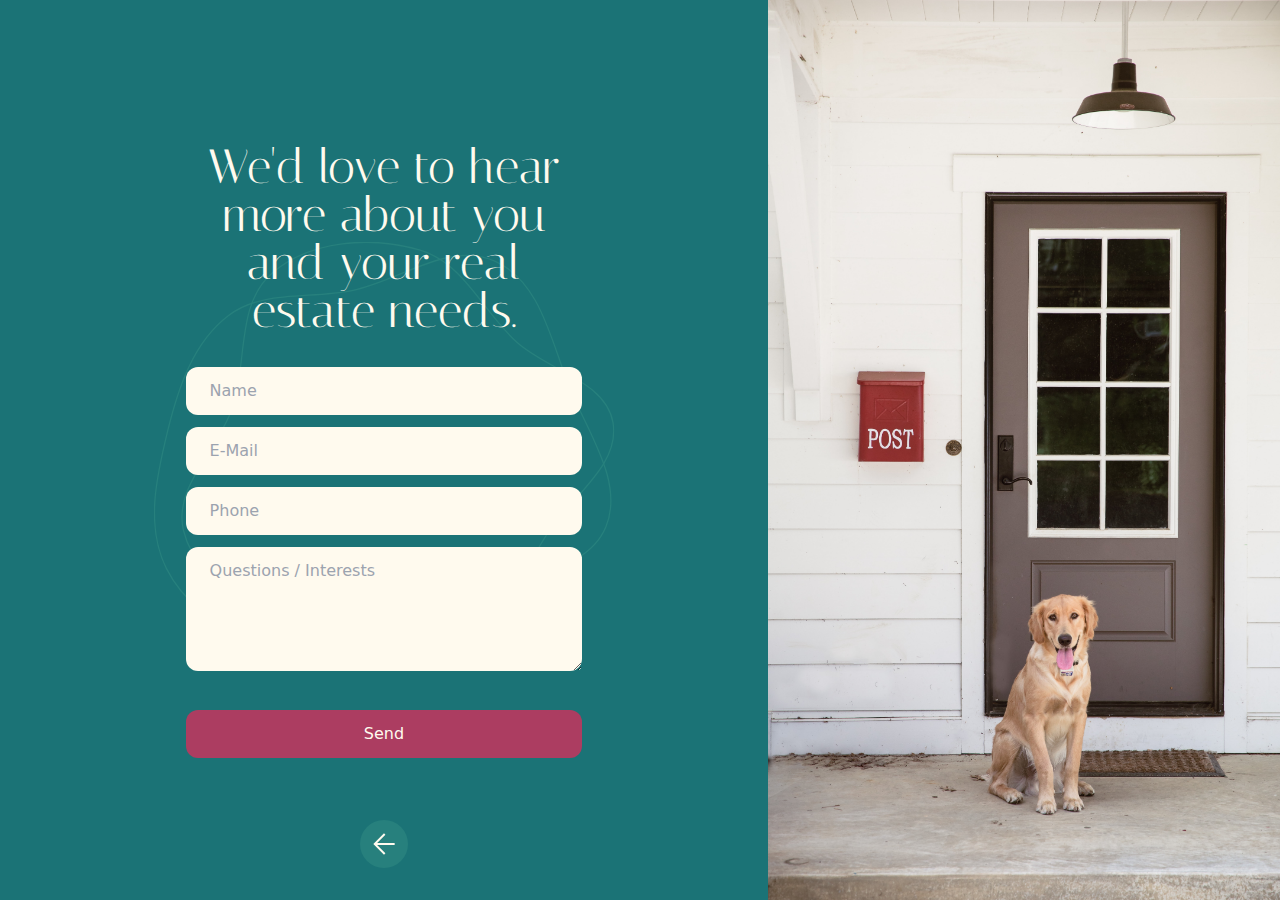
<file: contact.html>
<!DOCTYPE html>
<html lang="en">
<head>
    <meta charset="UTF-8">
    <meta http-equiv="X-UA-Compatible" content="IE=edge">
    <meta name="viewport" content="width=device-width, initial-scale=1.0">
    <link rel="stylesheet" href="css/style.css">
    <link rel="preconnect" href="https://fonts.googleapis.com">
    <link rel="preconnect" href="https://fonts.gstatic.com" crossorigin>
    <link href="https://fonts.googleapis.com/css2?family=Bodoni+Moda:ital,opsz,wght@1,6..96,500&family=Italiana&family=Poppins&display=swap" rel="stylesheet">
    <title>Contact</title>
</head>
<body class="bg-third">

  <div class="flex flex-col-reverse md:flex-row w-full h-auto md:h-screen overflow-hidden">
    <!-- Form -->
    <div class="relative w-full md:w-3/5 h-auto flex flex-col justify-center">
      <!-- Fields -->
      <div class="relative w-full lg:w-3/5 mx-auto gap-8">
        <div class="p-8">
        <form action="thank-you.html">
          <h1 class="text-center font-italiana text-5xl text-primary mb-8">We'd love to hear more about you and your real estate needs.</h1>
          <div class="mb-3">
            <input type="text" id="name" class="w-full bg-primary text-third rounded-xl px-6 py-3" name="name" placeholder="Name" required>
          </div>
          <div class="mb-3">
            <input type="text" id="email" class="w-full bg-primary text-third rounded-xl px-6 py-3" name="email" placeholder="E-Mail" required>
          </div>
          <div class="mb-3">
            <input type="text" id="phone" class="w-full bg-primary text-third rounded-xl px-6 py-3" name="phone" placeholder="Phone"required>
          </div>
          <div class="mb-8">  
            <textarea type="textarea" class="w-full bg-primary text-third rounded-xl px-6 pt-3 pb-16" name="message"  placeholder="Questions / Interests"></textarea>
          </div>
          <button class="w-full bg-secondary hover:bg-[#DB507D] text-primary px-6 py-3 rounded-xl transition-all mb-24 md:mb-16 lg:mb-0">Send</button>
        </form>
        </div>
        <!-- Background Lines -->
        <img src="/images/bg-vector-2.svg" class="absolute -z-20 w-full top-1/2 left-1/2 transform -translate-x-1/2 -translate-y-1/2 p-2 lg:p-0" alt="">
      </div>
      <!-- Back Button -->
      <div class="absolute bg-[#27807D] rounded-full p-2 bottom-8 left-1/2 transform -translate-x-1/2 w-[48px] h-[48px] hover:bg-[#24989C] transition-all">
        <a href="index.html">
          <img src="/images/arrow-back.svg" class="w-full h-full" alt="">
        </a>
      </div>
    </div>

    <!-- Image -->
    <div class="w-full md:w-2/5 h-[400px] md:h-full bg-secondary">
      <img src="images/door.jpg" class="w-full h-full object-cover object-bottom" alt="">
    </div>

  </div>

</body>
</html>
</file>
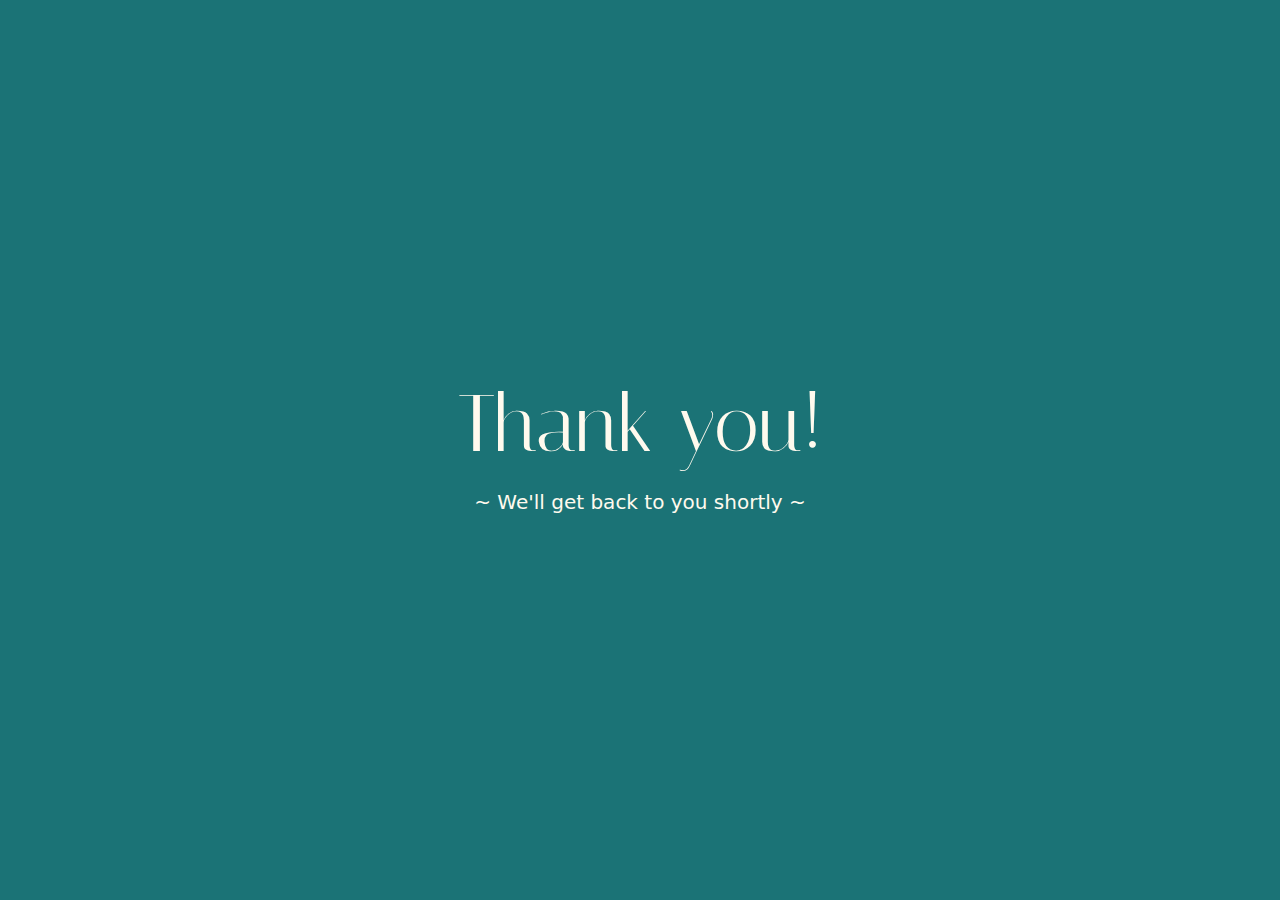
<file: thank-you.html>
<!DOCTYPE html>
<html lang="en">
<head>
    <meta charset="UTF-8">
    <meta http-equiv="X-UA-Compatible" content="IE=edge">
    <meta name="viewport" content="width=device-width, initial-scale=1.0">
    <link rel="stylesheet" href="css/style.css">
    <link rel="preconnect" href="https://fonts.googleapis.com">
    <link rel="preconnect" href="https://fonts.gstatic.com" crossorigin>
    <link href="https://fonts.googleapis.com/css2?family=Bodoni+Moda:ital,opsz,wght@1,6..96,500&family=Italiana&family=Poppins&display=swap" rel="stylesheet">
    <title>thank-you</title>
    <meta http-equiv = "refresh" content = "5; url = index.html"/>
</head>
<body class="bg-third">

  <div class="w-screen h-screen flex flex-col items-center justify-center text-center gap-6 p-8 pb-32 lg:pb-8">
    <h1 class="text-primary text-[80px] leading-none font-italiana">Thank you!</h1>
    <p class="text-xl text-primary font-sans font-light">~ We'll get back to you shortly ~</p>
  </div>
  
</body>
</html>
</file>
<file: css/style.css>
/*
! tailwindcss v3.2.4 | MIT License | https://tailwindcss.com
*/

/*
1. Prevent padding and border from affecting element width. (https://github.com/mozdevs/cssremedy/issues/4)
2. Allow adding a border to an element by just adding a border-width. (https://github.com/tailwindcss/tailwindcss/pull/116)
*/

*,
::before,
::after {
  box-sizing: border-box;
  /* 1 */
  border-width: 0;
  /* 2 */
  border-style: solid;
  /* 2 */
  border-color: #e5e7eb;
  /* 2 */
}

::before,
::after {
  --tw-content: '';
}

/*
1. Use a consistent sensible line-height in all browsers.
2. Prevent adjustments of font size after orientation changes in iOS.
3. Use a more readable tab size.
4. Use the user's configured `sans` font-family by default.
5. Use the user's configured `sans` font-feature-settings by default.
*/

html {
  line-height: 1.5;
  /* 1 */
  -webkit-text-size-adjust: 100%;
  /* 2 */
  -moz-tab-size: 4;
  /* 3 */
  -o-tab-size: 4;
     tab-size: 4;
  /* 3 */
  font-family: ui-sans-serif, system-ui, -apple-system, BlinkMacSystemFont, "Segoe UI", Roboto, "Helvetica Neue", Arial, "Noto Sans", sans-serif, "Apple Color Emoji", "Segoe UI Emoji", "Segoe UI Symbol", "Noto Color Emoji";
  /* 4 */
  font-feature-settings: normal;
  /* 5 */
}

/*
1. Remove the margin in all browsers.
2. Inherit line-height from `html` so users can set them as a class directly on the `html` element.
*/

body {
  margin: 0;
  /* 1 */
  line-height: inherit;
  /* 2 */
}

/*
1. Add the correct height in Firefox.
2. Correct the inheritance of border color in Firefox. (https://bugzilla.mozilla.org/show_bug.cgi?id=190655)
3. Ensure horizontal rules are visible by default.
*/

hr {
  height: 0;
  /* 1 */
  color: inherit;
  /* 2 */
  border-top-width: 1px;
  /* 3 */
}

/*
Add the correct text decoration in Chrome, Edge, and Safari.
*/

abbr:where([title]) {
  -webkit-text-decoration: underline dotted;
          text-decoration: underline dotted;
}

/*
Remove the default font size and weight for headings.
*/

h1,
h2,
h3,
h4,
h5,
h6 {
  font-size: inherit;
  font-weight: inherit;
}

/*
Reset links to optimize for opt-in styling instead of opt-out.
*/

a {
  color: inherit;
  text-decoration: inherit;
}

/*
Add the correct font weight in Edge and Safari.
*/

b,
strong {
  font-weight: bolder;
}

/*
1. Use the user's configured `mono` font family by default.
2. Correct the odd `em` font sizing in all browsers.
*/

code,
kbd,
samp,
pre {
  font-family: ui-monospace, SFMono-Regular, Menlo, Monaco, Consolas, "Liberation Mono", "Courier New", monospace;
  /* 1 */
  font-size: 1em;
  /* 2 */
}

/*
Add the correct font size in all browsers.
*/

small {
  font-size: 80%;
}

/*
Prevent `sub` and `sup` elements from affecting the line height in all browsers.
*/

sub,
sup {
  font-size: 75%;
  line-height: 0;
  position: relative;
  vertical-align: baseline;
}

sub {
  bottom: -0.25em;
}

sup {
  top: -0.5em;
}

/*
1. Remove text indentation from table contents in Chrome and Safari. (https://bugs.chromium.org/p/chromium/issues/detail?id=999088, https://bugs.webkit.org/show_bug.cgi?id=201297)
2. Correct table border color inheritance in all Chrome and Safari. (https://bugs.chromium.org/p/chromium/issues/detail?id=935729, https://bugs.webkit.org/show_bug.cgi?id=195016)
3. Remove gaps between table borders by default.
*/

table {
  text-indent: 0;
  /* 1 */
  border-color: inherit;
  /* 2 */
  border-collapse: collapse;
  /* 3 */
}

/*
1. Change the font styles in all browsers.
2. Remove the margin in Firefox and Safari.
3. Remove default padding in all browsers.
*/

button,
input,
optgroup,
select,
textarea {
  font-family: inherit;
  /* 1 */
  font-size: 100%;
  /* 1 */
  font-weight: inherit;
  /* 1 */
  line-height: inherit;
  /* 1 */
  color: inherit;
  /* 1 */
  margin: 0;
  /* 2 */
  padding: 0;
  /* 3 */
}

/*
Remove the inheritance of text transform in Edge and Firefox.
*/

button,
select {
  text-transform: none;
}

/*
1. Correct the inability to style clickable types in iOS and Safari.
2. Remove default button styles.
*/

button,
[type='button'],
[type='reset'],
[type='submit'] {
  -webkit-appearance: button;
  /* 1 */
  background-color: transparent;
  /* 2 */
  background-image: none;
  /* 2 */
}

/*
Use the modern Firefox focus style for all focusable elements.
*/

:-moz-focusring {
  outline: auto;
}

/*
Remove the additional `:invalid` styles in Firefox. (https://github.com/mozilla/gecko-dev/blob/2f9eacd9d3d995c937b4251a5557d95d494c9be1/layout/style/res/forms.css#L728-L737)
*/

:-moz-ui-invalid {
  box-shadow: none;
}

/*
Add the correct vertical alignment in Chrome and Firefox.
*/

progress {
  vertical-align: baseline;
}

/*
Correct the cursor style of increment and decrement buttons in Safari.
*/

::-webkit-inner-spin-button,
::-webkit-outer-spin-button {
  height: auto;
}

/*
1. Correct the odd appearance in Chrome and Safari.
2. Correct the outline style in Safari.
*/

[type='search'] {
  -webkit-appearance: textfield;
  /* 1 */
  outline-offset: -2px;
  /* 2 */
}

/*
Remove the inner padding in Chrome and Safari on macOS.
*/

::-webkit-search-decoration {
  -webkit-appearance: none;
}

/*
1. Correct the inability to style clickable types in iOS and Safari.
2. Change font properties to `inherit` in Safari.
*/

::-webkit-file-upload-button {
  -webkit-appearance: button;
  /* 1 */
  font: inherit;
  /* 2 */
}

/*
Add the correct display in Chrome and Safari.
*/

summary {
  display: list-item;
}

/*
Removes the default spacing and border for appropriate elements.
*/

blockquote,
dl,
dd,
h1,
h2,
h3,
h4,
h5,
h6,
hr,
figure,
p,
pre {
  margin: 0;
}

fieldset {
  margin: 0;
  padding: 0;
}

legend {
  padding: 0;
}

ol,
ul,
menu {
  list-style: none;
  margin: 0;
  padding: 0;
}

/*
Prevent resizing textareas horizontally by default.
*/

textarea {
  resize: vertical;
}

/*
1. Reset the default placeholder opacity in Firefox. (https://github.com/tailwindlabs/tailwindcss/issues/3300)
2. Set the default placeholder color to the user's configured gray 400 color.
*/

input::-moz-placeholder, textarea::-moz-placeholder {
  opacity: 1;
  /* 1 */
  color: #9ca3af;
  /* 2 */
}

input::placeholder,
textarea::placeholder {
  opacity: 1;
  /* 1 */
  color: #9ca3af;
  /* 2 */
}

/*
Set the default cursor for buttons.
*/

button,
[role="button"] {
  cursor: pointer;
}

/*
Make sure disabled buttons don't get the pointer cursor.
*/

:disabled {
  cursor: default;
}

/*
1. Make replaced elements `display: block` by default. (https://github.com/mozdevs/cssremedy/issues/14)
2. Add `vertical-align: middle` to align replaced elements more sensibly by default. (https://github.com/jensimmons/cssremedy/issues/14#issuecomment-634934210)
   This can trigger a poorly considered lint error in some tools but is included by design.
*/

img,
svg,
video,
canvas,
audio,
iframe,
embed,
object {
  display: block;
  /* 1 */
  vertical-align: middle;
  /* 2 */
}

/*
Constrain images and videos to the parent width and preserve their intrinsic aspect ratio. (https://github.com/mozdevs/cssremedy/issues/14)
*/

img,
video {
  max-width: 100%;
  height: auto;
}

/* Make elements with the HTML hidden attribute stay hidden by default */

[hidden] {
  display: none;
}

*, ::before, ::after {
  --tw-border-spacing-x: 0;
  --tw-border-spacing-y: 0;
  --tw-translate-x: 0;
  --tw-translate-y: 0;
  --tw-rotate: 0;
  --tw-skew-x: 0;
  --tw-skew-y: 0;
  --tw-scale-x: 1;
  --tw-scale-y: 1;
  --tw-pan-x:  ;
  --tw-pan-y:  ;
  --tw-pinch-zoom:  ;
  --tw-scroll-snap-strictness: proximity;
  --tw-ordinal:  ;
  --tw-slashed-zero:  ;
  --tw-numeric-figure:  ;
  --tw-numeric-spacing:  ;
  --tw-numeric-fraction:  ;
  --tw-ring-inset:  ;
  --tw-ring-offset-width: 0px;
  --tw-ring-offset-color: #fff;
  --tw-ring-color: rgb(59 130 246 / 0.5);
  --tw-ring-offset-shadow: 0 0 #0000;
  --tw-ring-shadow: 0 0 #0000;
  --tw-shadow: 0 0 #0000;
  --tw-shadow-colored: 0 0 #0000;
  --tw-blur:  ;
  --tw-brightness:  ;
  --tw-contrast:  ;
  --tw-grayscale:  ;
  --tw-hue-rotate:  ;
  --tw-invert:  ;
  --tw-saturate:  ;
  --tw-sepia:  ;
  --tw-drop-shadow:  ;
  --tw-backdrop-blur:  ;
  --tw-backdrop-brightness:  ;
  --tw-backdrop-contrast:  ;
  --tw-backdrop-grayscale:  ;
  --tw-backdrop-hue-rotate:  ;
  --tw-backdrop-invert:  ;
  --tw-backdrop-opacity:  ;
  --tw-backdrop-saturate:  ;
  --tw-backdrop-sepia:  ;
}

::backdrop {
  --tw-border-spacing-x: 0;
  --tw-border-spacing-y: 0;
  --tw-translate-x: 0;
  --tw-translate-y: 0;
  --tw-rotate: 0;
  --tw-skew-x: 0;
  --tw-skew-y: 0;
  --tw-scale-x: 1;
  --tw-scale-y: 1;
  --tw-pan-x:  ;
  --tw-pan-y:  ;
  --tw-pinch-zoom:  ;
  --tw-scroll-snap-strictness: proximity;
  --tw-ordinal:  ;
  --tw-slashed-zero:  ;
  --tw-numeric-figure:  ;
  --tw-numeric-spacing:  ;
  --tw-numeric-fraction:  ;
  --tw-ring-inset:  ;
  --tw-ring-offset-width: 0px;
  --tw-ring-offset-color: #fff;
  --tw-ring-color: rgb(59 130 246 / 0.5);
  --tw-ring-offset-shadow: 0 0 #0000;
  --tw-ring-shadow: 0 0 #0000;
  --tw-shadow: 0 0 #0000;
  --tw-shadow-colored: 0 0 #0000;
  --tw-blur:  ;
  --tw-brightness:  ;
  --tw-contrast:  ;
  --tw-grayscale:  ;
  --tw-hue-rotate:  ;
  --tw-invert:  ;
  --tw-saturate:  ;
  --tw-sepia:  ;
  --tw-drop-shadow:  ;
  --tw-backdrop-blur:  ;
  --tw-backdrop-brightness:  ;
  --tw-backdrop-contrast:  ;
  --tw-backdrop-grayscale:  ;
  --tw-backdrop-hue-rotate:  ;
  --tw-backdrop-invert:  ;
  --tw-backdrop-opacity:  ;
  --tw-backdrop-saturate:  ;
  --tw-backdrop-sepia:  ;
}

.absolute {
  position: absolute;
}

.relative {
  position: relative;
}

.top-1\/2 {
  top: 50%;
}

.left-1\/2 {
  left: 50%;
}

.bottom-8 {
  bottom: 2rem;
}

.bottom-10 {
  bottom: 2.5rem;
}

.-z-20 {
  z-index: -20;
}

.mx-auto {
  margin-left: auto;
  margin-right: auto;
}

.my-8 {
  margin-top: 2rem;
  margin-bottom: 2rem;
}

.mb-8 {
  margin-bottom: 2rem;
}

.mb-3 {
  margin-bottom: 0.75rem;
}

.mb-24 {
  margin-bottom: 6rem;
}

.mt-4 {
  margin-top: 1rem;
}

.mb-\[380px\] {
  margin-bottom: 380px;
}

.mr-0 {
  margin-right: 0px;
}

.mb-16 {
  margin-bottom: 4rem;
}

.mb-32 {
  margin-bottom: 8rem;
}

.flex {
  display: flex;
}

.h-auto {
  height: auto;
}

.h-\[48px\] {
  height: 48px;
}

.h-full {
  height: 100%;
}

.h-\[400px\] {
  height: 400px;
}

.h-14 {
  height: 3.5rem;
}

.h-screen {
  height: 100vh;
}

.w-full {
  width: 100%;
}

.w-\[48px\] {
  width: 48px;
}

.w-fit {
  width: -moz-fit-content;
  width: fit-content;
}

.w-screen {
  width: 100vw;
}

.max-w-7xl {
  max-width: 80rem;
}

.flex-1 {
  flex: 1 1 0%;
}

.-translate-x-1\/2 {
  --tw-translate-x: -50%;
  transform: translate(var(--tw-translate-x), var(--tw-translate-y)) rotate(var(--tw-rotate)) skewX(var(--tw-skew-x)) skewY(var(--tw-skew-y)) scaleX(var(--tw-scale-x)) scaleY(var(--tw-scale-y));
}

.-translate-y-1\/2 {
  --tw-translate-y: -50%;
  transform: translate(var(--tw-translate-x), var(--tw-translate-y)) rotate(var(--tw-rotate)) skewX(var(--tw-skew-x)) skewY(var(--tw-skew-y)) scaleX(var(--tw-scale-x)) scaleY(var(--tw-scale-y));
}

.transform {
  transform: translate(var(--tw-translate-x), var(--tw-translate-y)) rotate(var(--tw-rotate)) skewX(var(--tw-skew-x)) skewY(var(--tw-skew-y)) scaleX(var(--tw-scale-x)) scaleY(var(--tw-scale-y));
}

.flex-col {
  flex-direction: column;
}

.flex-col-reverse {
  flex-direction: column-reverse;
}

.items-center {
  align-items: center;
}

.justify-center {
  justify-content: center;
}

.justify-between {
  justify-content: space-between;
}

.gap-8 {
  gap: 2rem;
}

.gap-4 {
  gap: 1rem;
}

.gap-2 {
  gap: 0.5rem;
}

.gap-6 {
  gap: 1.5rem;
}

.overflow-hidden {
  overflow: hidden;
}

.rounded-xl {
  border-radius: 0.75rem;
}

.rounded-full {
  border-radius: 9999px;
}

.rounded-3xl {
  border-radius: 1.5rem;
}

.rounded-lg {
  border-radius: 0.5rem;
}

.bg-third {
  --tw-bg-opacity: 1;
  background-color: rgb(27 115 118 / var(--tw-bg-opacity));
}

.bg-primary {
  --tw-bg-opacity: 1;
  background-color: rgb(255 250 238 / var(--tw-bg-opacity));
}

.bg-secondary {
  --tw-bg-opacity: 1;
  background-color: rgb(172 61 97 / var(--tw-bg-opacity));
}

.bg-\[\#27807D\] {
  --tw-bg-opacity: 1;
  background-color: rgb(39 128 125 / var(--tw-bg-opacity));
}

.bg-\[\#FEE6D3\] {
  --tw-bg-opacity: 1;
  background-color: rgb(254 230 211 / var(--tw-bg-opacity));
}

.bg-\[\#FFFDF9\] {
  --tw-bg-opacity: 1;
  background-color: rgb(255 253 249 / var(--tw-bg-opacity));
}

.bg-gradient-to-br {
  background-image: linear-gradient(to bottom right, var(--tw-gradient-stops));
}

.from-\[\#FFFAEE\] {
  --tw-gradient-from: #FFFAEE;
  --tw-gradient-to: rgb(255 250 238 / 0);
  --tw-gradient-stops: var(--tw-gradient-from), var(--tw-gradient-to);
}

.to-primary {
  --tw-gradient-to: #FFFAEE;
}

.object-contain {
  -o-object-fit: contain;
     object-fit: contain;
}

.object-cover {
  -o-object-fit: cover;
     object-fit: cover;
}

.object-bottom {
  -o-object-position: bottom;
     object-position: bottom;
}

.p-8 {
  padding: 2rem;
}

.p-2 {
  padding: 0.5rem;
}

.p-0 {
  padding: 0px;
}

.p-4 {
  padding: 1rem;
}

.px-6 {
  padding-left: 1.5rem;
  padding-right: 1.5rem;
}

.py-3 {
  padding-top: 0.75rem;
  padding-bottom: 0.75rem;
}

.px-8 {
  padding-left: 2rem;
  padding-right: 2rem;
}

.py-4 {
  padding-top: 1rem;
  padding-bottom: 1rem;
}

.pt-3 {
  padding-top: 0.75rem;
}

.pb-16 {
  padding-bottom: 4rem;
}

.pt-1 {
  padding-top: 0.25rem;
}

.pt-36 {
  padding-top: 9rem;
}

.pb-0 {
  padding-bottom: 0px;
}

.pb-32 {
  padding-bottom: 8rem;
}

.text-center {
  text-align: center;
}

.font-italiana {
  font-family: Italiana;
}

.font-poppins {
  font-family: Poppins;
}

.font-sans {
  font-family: ui-sans-serif, system-ui, -apple-system, BlinkMacSystemFont, "Segoe UI", Roboto, "Helvetica Neue", Arial, "Noto Sans", sans-serif, "Apple Color Emoji", "Segoe UI Emoji", "Segoe UI Symbol", "Noto Color Emoji";
}

.text-5xl {
  font-size: 3rem;
  line-height: 1;
}

.text-6xl {
  font-size: 3.75rem;
  line-height: 1;
}

.text-base {
  font-size: 1rem;
  line-height: 1.5rem;
}

.text-sm {
  font-size: 0.875rem;
  line-height: 1.25rem;
}

.text-2xl {
  font-size: 1.5rem;
  line-height: 2rem;
}

.text-\[80px\] {
  font-size: 80px;
}

.text-xl {
  font-size: 1.25rem;
  line-height: 1.75rem;
}

.font-bold {
  font-weight: 700;
}

.font-light {
  font-weight: 300;
}

.uppercase {
  text-transform: uppercase;
}

.italic {
  font-style: italic;
}

.leading-none {
  line-height: 1;
}

.leading-7 {
  line-height: 1.75rem;
}

.tracking-tighter {
  letter-spacing: -0.05em;
}

.text-primary {
  --tw-text-opacity: 1;
  color: rgb(255 250 238 / var(--tw-text-opacity));
}

.text-third {
  --tw-text-opacity: 1;
  color: rgb(27 115 118 / var(--tw-text-opacity));
}

.text-secondary {
  --tw-text-opacity: 1;
  color: rgb(172 61 97 / var(--tw-text-opacity));
}

.text-white {
  --tw-text-opacity: 1;
  color: rgb(255 255 255 / var(--tw-text-opacity));
}

.blur-lg {
  --tw-blur: blur(16px);
  filter: var(--tw-blur) var(--tw-brightness) var(--tw-contrast) var(--tw-grayscale) var(--tw-hue-rotate) var(--tw-invert) var(--tw-saturate) var(--tw-sepia) var(--tw-drop-shadow);
}

.drop-shadow-sm {
  --tw-drop-shadow: drop-shadow(0 1px 1px rgb(0 0 0 / 0.05));
  filter: var(--tw-blur) var(--tw-brightness) var(--tw-contrast) var(--tw-grayscale) var(--tw-hue-rotate) var(--tw-invert) var(--tw-saturate) var(--tw-sepia) var(--tw-drop-shadow);
}

.transition-all {
  transition-property: all;
  transition-timing-function: cubic-bezier(0.4, 0, 0.2, 1);
  transition-duration: 150ms;
}

.hover\:bg-\[\#DB507D\]:hover {
  --tw-bg-opacity: 1;
  background-color: rgb(219 80 125 / var(--tw-bg-opacity));
}

.hover\:bg-\[\#24989C\]:hover {
  --tw-bg-opacity: 1;
  background-color: rgb(36 152 156 / var(--tw-bg-opacity));
}

@media (min-width: 640px) {
  .sm\:pb-32 {
    padding-bottom: 8rem;
  }
}

@media (min-width: 768px) {
  .md\:mb-16 {
    margin-bottom: 4rem;
  }

  .md\:mb-\[200px\] {
    margin-bottom: 200px;
  }

  .md\:h-screen {
    height: 100vh;
  }

  .md\:h-full {
    height: 100%;
  }

  .md\:w-3\/5 {
    width: 60%;
  }

  .md\:w-2\/5 {
    width: 40%;
  }

  .md\:flex-row {
    flex-direction: row;
  }
}

@media (min-width: 1024px) {
  .lg\:bottom-20 {
    bottom: 5rem;
  }

  .lg\:mb-0 {
    margin-bottom: 0px;
  }

  .lg\:mb-\[200px\] {
    margin-bottom: 200px;
  }

  .lg\:mr-32 {
    margin-right: 8rem;
  }

  .lg\:h-screen {
    height: 100vh;
  }

  .lg\:w-3\/5 {
    width: 60%;
  }

  .lg\:w-1\/3 {
    width: 33.333333%;
  }

  .lg\:w-2\/3 {
    width: 66.666667%;
  }

  .lg\:w-fit {
    width: -moz-fit-content;
    width: fit-content;
  }

  .lg\:flex-row {
    flex-direction: row;
  }

  .lg\:items-start {
    align-items: flex-start;
  }

  .lg\:gap-16 {
    gap: 4rem;
  }

  .lg\:p-6 {
    padding: 1.5rem;
  }

  .lg\:p-0 {
    padding: 0px;
  }

  .lg\:px-6 {
    padding-left: 1.5rem;
    padding-right: 1.5rem;
  }

  .lg\:py-3 {
    padding-top: 0.75rem;
    padding-bottom: 0.75rem;
  }

  .lg\:pt-0 {
    padding-top: 0px;
  }

  .lg\:pb-36 {
    padding-bottom: 9rem;
  }

  .lg\:pt-28 {
    padding-top: 7rem;
  }

  .lg\:pb-8 {
    padding-bottom: 2rem;
  }

  .lg\:text-left {
    text-align: left;
  }

  .lg\:text-\[80px\] {
    font-size: 80px;
  }
}
</file>
